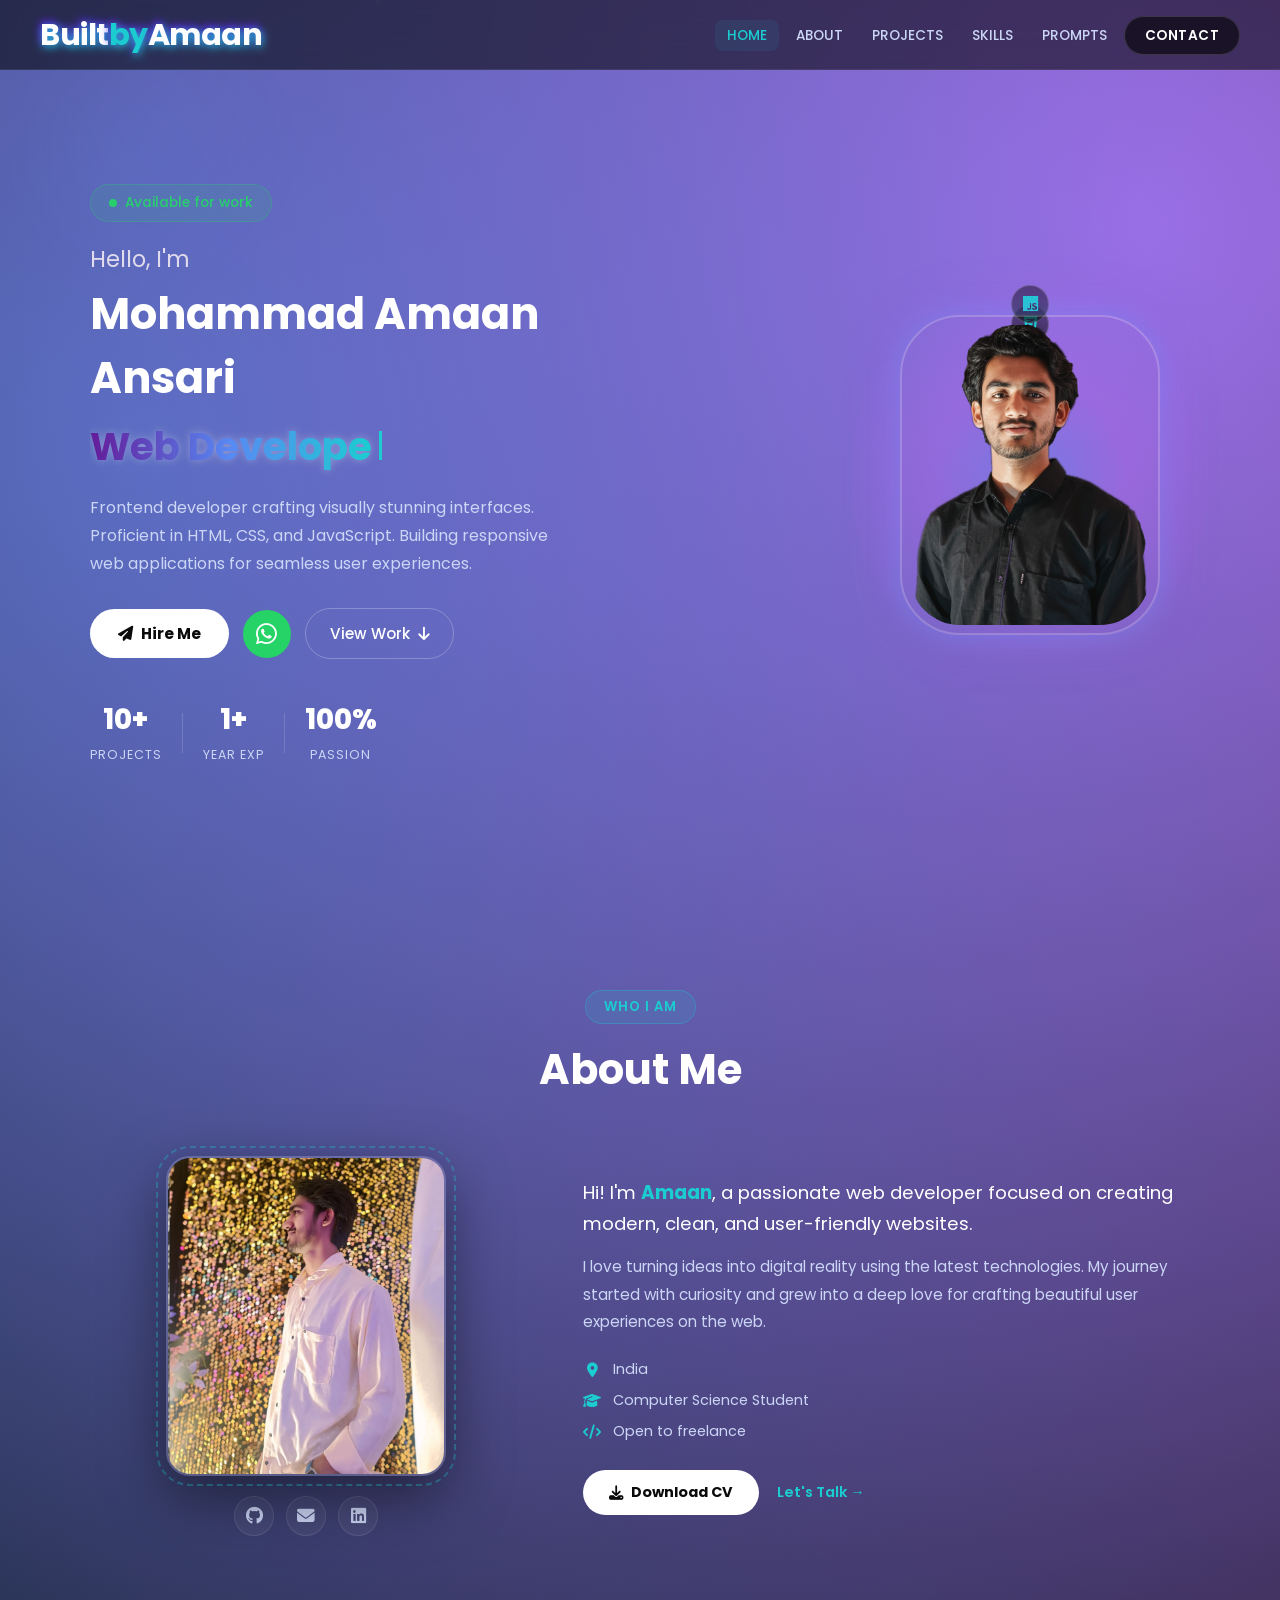
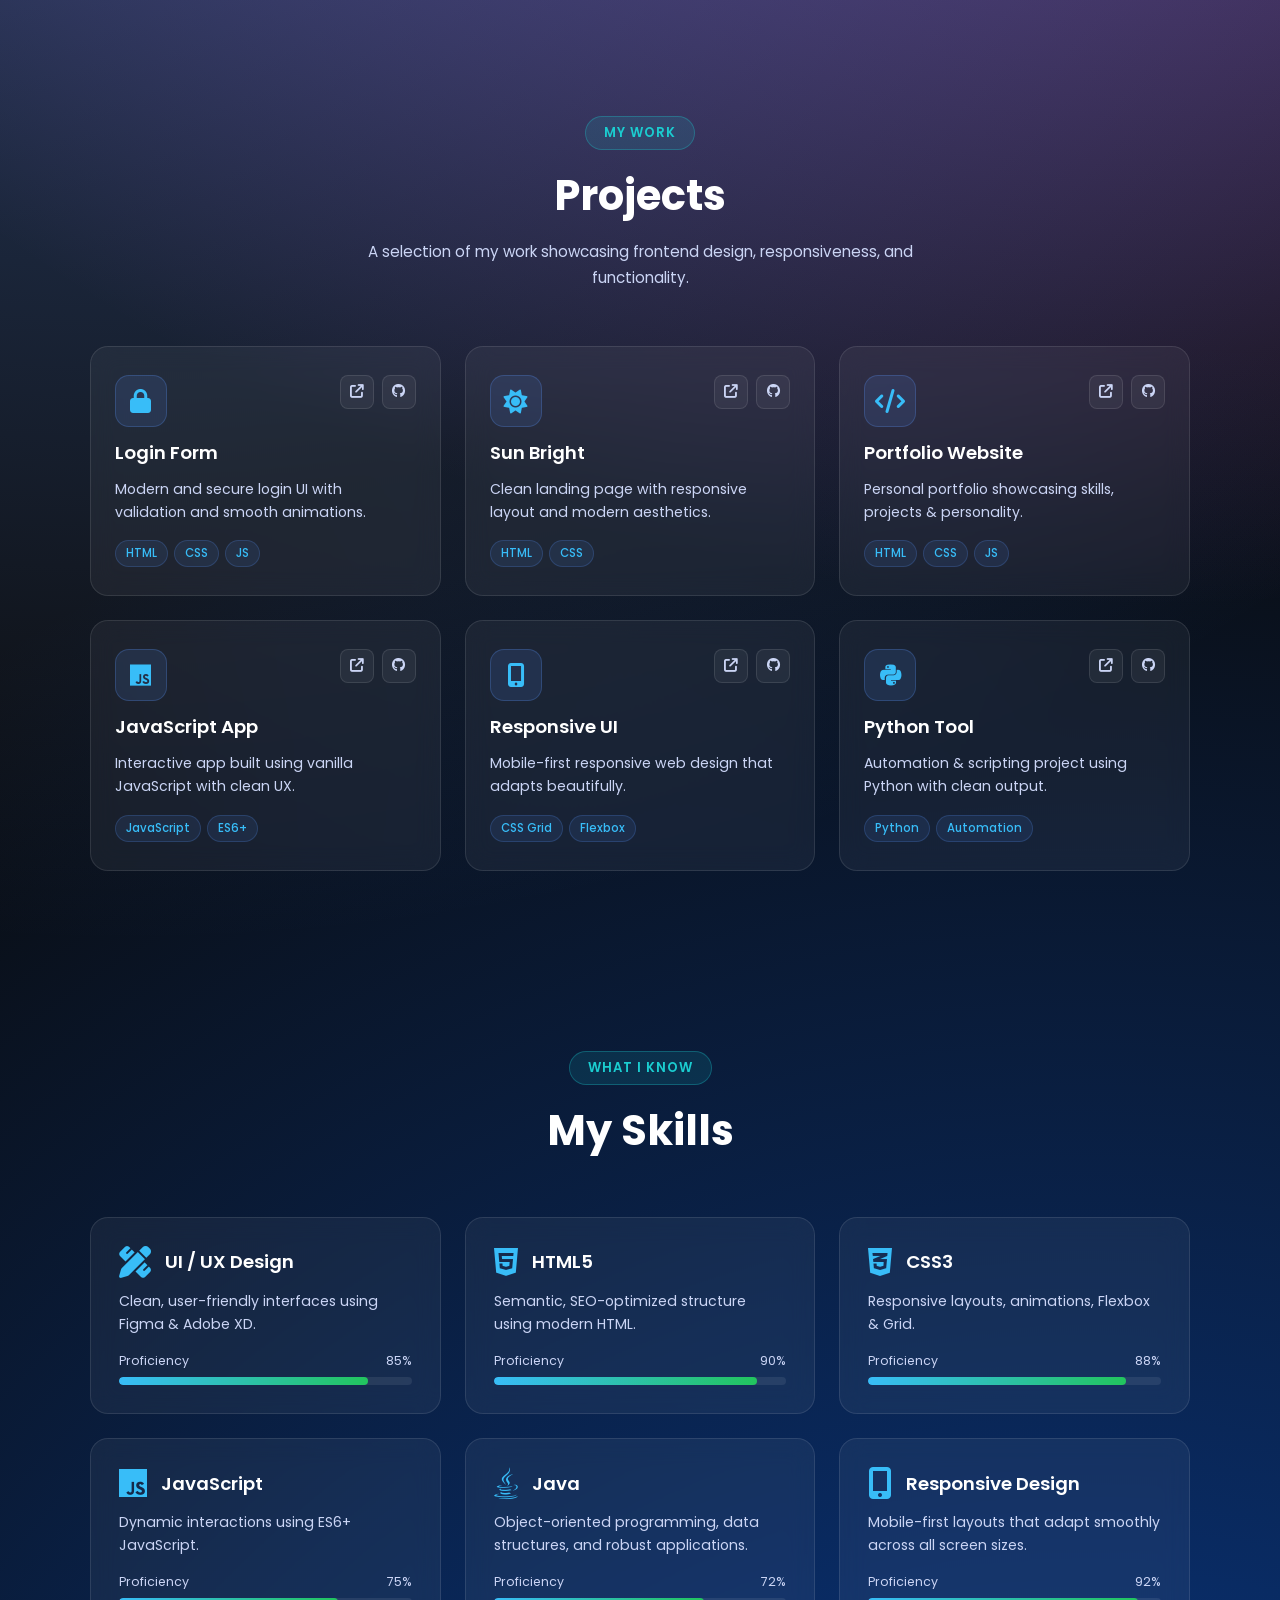
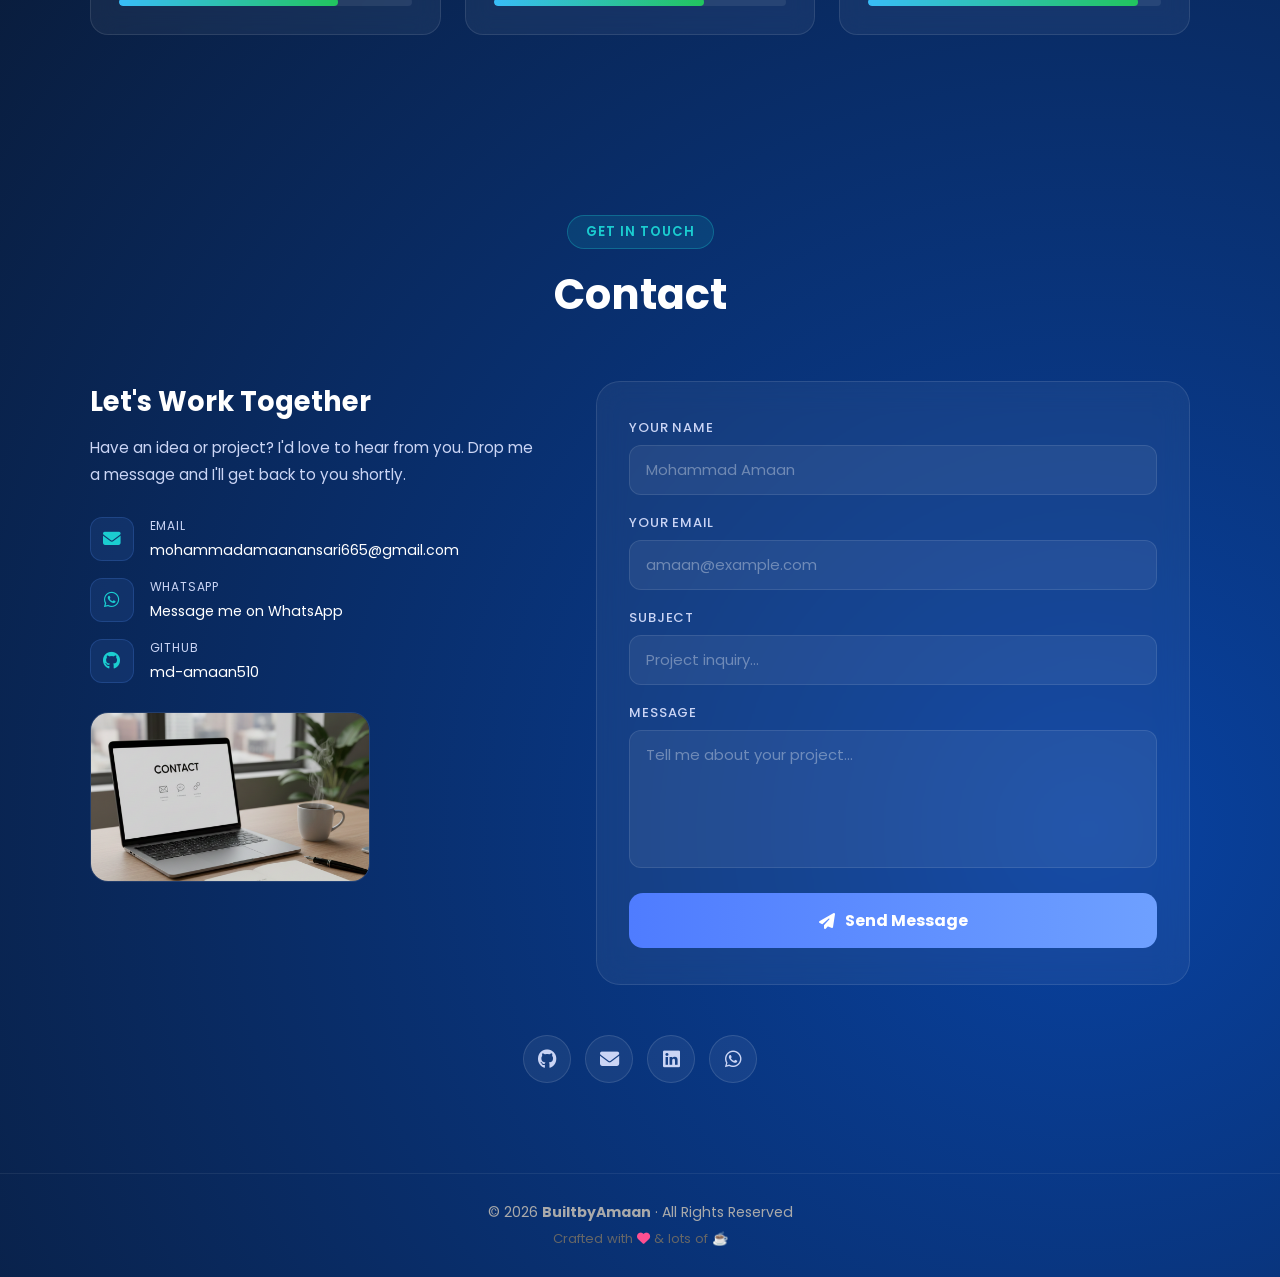
<file: index.html>
<!DOCTYPE html>
<html lang="en">

<head>
  <meta charset="UTF-8" />
  <meta name="viewport" content="width=device-width, initial-scale=1.0" />
  <title>Portfolio - Mohammad Amaan Ansari</title>
  <link rel="stylesheet" href="style.css" />
  <link rel="stylesheet" href="https://cdnjs.cloudflare.com/ajax/libs/font-awesome/6.5.2/css/all.min.css" integrity="sha512-SnH5WK+bZxgPHs44uWIX+LLJAJ9/2PkPKZ5QiAj6Ta86w+fsb2TkcmfRyVX3pBnMFcV7oQPJkl9QevSCWr3W6A==" crossorigin="anonymous" referrerpolicy="no-referrer" />
  <link href="https://fonts.googleapis.com/css2?family=Poppins:wght@300;400;500;600;700;800&family=Space+Mono:wght@400;700&display=swap" rel="stylesheet">
</head>

<body>

  <!-- Animated Background Particles -->
  <div class="particles" id="particles"></div>

  <!-- Cursor Glow -->
  <div class="cursor-glow" id="cursorGlow"></div>

  <!-- Scroll Progress Bar -->
  <div class="scroll-progress" id="scrollProgress"></div>

  <!-- Header -->
  <header class="header" id="header">
    <a href="#home" class="logo">Built<span>by</span>Amaan</a>

    <!-- Menu Toggle -->
    <input type="checkbox" id="check" hidden>
    <label class="menu-icons" for="check">
      <i id="menu_icon" class="fa-solid fa-bars"></i>
      <i id="close_icon" class="fa-solid fa-xmark"></i>
    </label>

    <!-- Navigation -->
    <nav class="nav">
      <ul class="option">
        <li><a href="#home" class="nav-link">Home</a></li>
        <li><a href="#about" class="nav-link">About</a></li>
        <li><a href="#projects" class="nav-link">Projects</a></li>
        <li><a href="#skills" class="nav-link">Skills</a></li>
        <li><a href="prompts.html" class="nav-link">Prompts</a></li>
        <li><a href="#contact" class="side_btn">Contact</a></li>
      </ul>

      <!-- Sidebar for Mobile -->
      <ul class="sidebar">
        <li><a href="#home">Home</a></li>
        <li><a href="#about">About</a></li>
        <li><a href="#projects">Projects</a></li>
        <li><a href="#skills">Skills</a></li>
        <li><a href="prompts.html">Prompts</a></li>
        <li class="back">
          <a href="#contact" class="side_btn">Contact</a>
        </li>
      </ul>
    </nav>
  </header>

  <main>

    <!-- HERO SECTION -->
    <section id="home" class="hero">
      <div class="hero-content">
        <div class="hero-badge">
          <span class="badge-dot"></span>
          Available for work
        </div>
        <p class="hero-greeting">Hello, I'm</p>
        <h2 class="hero-name">Mohammad Amaan Ansari</h2>
        <div class="hero-title-wrapper">
          <span class="hero-title" id="typingText"></span>
          <span class="typing-cursor">|</span>
        </div>
        <p class="hero-desc">
          Frontend developer crafting visually stunning interfaces. Proficient in HTML, CSS, and JavaScript.
          Building responsive web applications for seamless user experiences.
        </p>
        <div class="btns">
          <button class="btn1" onclick="document.getElementById('contact').scrollIntoView({behavior:'smooth'})">
            <i class="fa-solid fa-paper-plane"></i> Hire Me
          </button>
          <a href="https://whatsapp.com/channel/0029Vb5q8jdBKfiASFqQ4r3c" target="_blank" class="btn2" aria-label="Chat on WhatsApp">
            <i class="fa-brands fa-whatsapp"></i>
          </a>
          <a href="#projects" class="btn3">
            View Work <i class="fa-solid fa-arrow-down"></i>
          </a>
        </div>
        <div class="hero-stats">
          <div class="stat">
            <span class="stat-num">10+</span>
            <span class="stat-label">Projects</span>
          </div>
          <div class="stat-divider"></div>
          <div class="stat">
            <span class="stat-num">1+</span>
            <span class="stat-label">Year Exp</span>
          </div>
          <div class="stat-divider"></div>
          <div class="stat">
            <span class="stat-num">100%</span>
            <span class="stat-label">Passion</span>
          </div>
        </div>
      </div>
      <div class="hero-image-wrapper">
        <div class="hero-img-glow"></div>
        <img src="Images/me.png" alt="Mohammad Amaan Ansari" class="hero-img">
        <div class="hero-img-orbit orbit1">
          <div class="orbit-dot"><i class="fa-brands fa-html5"></i></div>
        </div>
        <div class="hero-img-orbit orbit2">
          <div class="orbit-dot"><i class="fa-brands fa-css3-alt"></i></div>
        </div>
        <div class="hero-img-orbit orbit3">
          <div class="orbit-dot"><i class="fa-brands fa-js"></i></div>
        </div>
      </div>
    </section>

    <!-- ABOUT SECTION -->
    <section id="about" class="about">
      <div class="section-header">
        <span class="section-tag">Who I Am</span>
        <h2 class="section-title">About Me</h2>
      </div>

      <div class="about-grid">
        <div class="about-image-side">
          <div class="about-img-frame">
            <img src="Images/me2.jpg" alt="Amaan" />
            <div class="about-img-decor"></div>
          </div>
          <div class="about-social-float">
            <a href="https://github.com/md-amaan510" target="_blank"><i class="fa-brands fa-github"></i></a>
            <a href="mailto:mohammadamaanansari665@gmail.com"><i class="fa-solid fa-envelope"></i></a>
            <a href="https://www.linkedin.com" target="_blank"><i class="fa-brands fa-linkedin"></i></a>
          </div>
        </div>

        <div class="about-text-side">
          <p class="about-intro">Hi! I'm <strong>Amaan</strong>, a passionate web developer focused on creating modern, clean, and user-friendly websites.</p>
          <p class="about-body">I love turning ideas into digital reality using the latest technologies. My journey started with curiosity and grew into a deep love for crafting beautiful user experiences on the web.</p>

          <div class="about-details">
            <div class="detail-item">
              <i class="fa-solid fa-map-marker-alt"></i>
              <span>India</span>
            </div>
            <div class="detail-item">
              <i class="fa-solid fa-graduation-cap"></i>
              <span>Computer Science Student</span>
            </div>
            <div class="detail-item">
              <i class="fa-solid fa-code"></i>
              <span>Open to freelance</span>
            </div>
          </div>

          <div class="about-actions">
            <a href="#" class="btn-download">
              <i class="fa-solid fa-download"></i> Download CV
            </a>
            <a href="#contact" class="btn-contact-link">Let's Talk →</a>
          </div>
        </div>
      </div>
    </section>

    <!-- PROJECTS SECTION -->
    <section class="projects" id="projects">
      <div class="section-header">
        <span class="section-tag">My Work</span>
        <h2 class="section-title">Projects</h2>
        <p class="section-desc">A selection of my work showcasing frontend design, responsiveness, and functionality.</p>
      </div>

      <div class="projects-container">

        <div class="project-card" data-tilt>
          <div class="project-card-top">
            <div class="project-icon-wrap">
              <i class="fa-solid fa-lock"></i>
            </div>
            <div class="project-links">
              <a href="https://md-amaan510.github.io/Login_form-/" target="_blank" title="Live Demo"><i class="fa-solid fa-arrow-up-right-from-square"></i></a>
              <a href="#" title="Source Code"><i class="fa-brands fa-github"></i></a>
            </div>
          </div>
          <h3>Login Form</h3>
          <p>Modern and secure login UI with validation and smooth animations.</p>
          <div class="project-tags">
            <span>HTML</span><span>CSS</span><span>JS</span>
          </div>
        </div>

        <div class="project-card" data-tilt>
          <div class="project-card-top">
            <div class="project-icon-wrap">
              <i class="fa-solid fa-sun"></i>
            </div>
            <div class="project-links">
              <a href="https://md-amaan510.github.io/Sun-Bright/" target="_blank" title="Live Demo"><i class="fa-solid fa-arrow-up-right-from-square"></i></a>
              <a href="#" title="Source Code"><i class="fa-brands fa-github"></i></a>
            </div>
          </div>
          <h3>Sun Bright</h3>
          <p>Clean landing page with responsive layout and modern aesthetics.</p>
          <div class="project-tags">
            <span>HTML</span><span>CSS</span>
          </div>
        </div>

        <div class="project-card" data-tilt>
          <div class="project-card-top">
            <div class="project-icon-wrap">
              <i class="fa-solid fa-code"></i>
            </div>
            <div class="project-links">
              <a href="#" title="Live Demo"><i class="fa-solid fa-arrow-up-right-from-square"></i></a>
              <a href="#" title="Source Code"><i class="fa-brands fa-github"></i></a>
            </div>
          </div>
          <h3>Portfolio Website</h3>
          <p>Personal portfolio showcasing skills, projects & personality.</p>
          <div class="project-tags">
            <span>HTML</span><span>CSS</span><span>JS</span>
          </div>
        </div>

        <div class="project-card" data-tilt>
          <div class="project-card-top">
            <div class="project-icon-wrap">
              <i class="fa-brands fa-js"></i>
            </div>
            <div class="project-links">
              <a href="#" title="Live Demo"><i class="fa-solid fa-arrow-up-right-from-square"></i></a>
              <a href="#" title="Source Code"><i class="fa-brands fa-github"></i></a>
            </div>
          </div>
          <h3>JavaScript App</h3>
          <p>Interactive app built using vanilla JavaScript with clean UX.</p>
          <div class="project-tags">
            <span>JavaScript</span><span>ES6+</span>
          </div>
        </div>

        <div class="project-card" data-tilt>
          <div class="project-card-top">
            <div class="project-icon-wrap">
              <i class="fa-solid fa-mobile-screen-button"></i>
            </div>
            <div class="project-links">
              <a href="#" title="Live Demo"><i class="fa-solid fa-arrow-up-right-from-square"></i></a>
              <a href="#" title="Source Code"><i class="fa-brands fa-github"></i></a>
            </div>
          </div>
          <h3>Responsive UI</h3>
          <p>Mobile-first responsive web design that adapts beautifully.</p>
          <div class="project-tags">
            <span>CSS Grid</span><span>Flexbox</span>
          </div>
        </div>

        <div class="project-card" data-tilt>
          <div class="project-card-top">
            <div class="project-icon-wrap">
              <i class="fa-brands fa-python"></i>
            </div>
            <div class="project-links">
              <a href="#" title="Live Demo"><i class="fa-solid fa-arrow-up-right-from-square"></i></a>
              <a href="#" title="Source Code"><i class="fa-brands fa-github"></i></a>
            </div>
          </div>
          <h3>Python Tool</h3>
          <p>Automation & scripting project using Python with clean output.</p>
          <div class="project-tags">
            <span>Python</span><span>Automation</span>
          </div>
        </div>

      </div>
    </section>

    <!-- SKILLS SECTION -->
    <section id="skills" class="skills">
      <div class="section-header">
        <span class="section-tag">What I Know</span>
        <h2 class="section-title">My Skills</h2>
      </div>

      <div class="skills-container">

        <div class="skill-card reveal-card">
          <div class="skill-card-header">
            <i class="fa-solid fa-pen-ruler"></i>
            <h3>UI / UX Design</h3>
          </div>
          <p>Clean, user-friendly interfaces using Figma & Adobe XD.</p>
          <div class="progress-wrap">
            <div class="progress-label"><span>Proficiency</span><span>85%</span></div>
            <div class="progress">
              <div class="progress-bar" style="--target: 85%;"></div>
            </div>
          </div>
        </div>

        <div class="skill-card reveal-card">
          <div class="skill-card-header">
            <i class="fa-brands fa-html5"></i>
            <h3>HTML5</h3>
          </div>
          <p>Semantic, SEO-optimized structure using modern HTML.</p>
          <div class="progress-wrap">
            <div class="progress-label"><span>Proficiency</span><span>90%</span></div>
            <div class="progress">
              <div class="progress-bar" style="--target: 90%;"></div>
            </div>
          </div>
        </div>

        <div class="skill-card reveal-card">
          <div class="skill-card-header">
            <i class="fa-brands fa-css3-alt"></i>
            <h3>CSS3</h3>
          </div>
          <p>Responsive layouts, animations, Flexbox & Grid.</p>
          <div class="progress-wrap">
            <div class="progress-label"><span>Proficiency</span><span>88%</span></div>
            <div class="progress">
              <div class="progress-bar" style="--target: 88%;"></div>
            </div>
          </div>
        </div>

        <div class="skill-card reveal-card">
          <div class="skill-card-header">
            <i class="fa-brands fa-js"></i>
            <h3>JavaScript</h3>
          </div>
          <p>Dynamic interactions using ES6+ JavaScript.</p>
          <div class="progress-wrap">
            <div class="progress-label"><span>Proficiency</span><span>75%</span></div>
            <div class="progress">
              <div class="progress-bar" style="--target: 75%;"></div>
            </div>
          </div>
        </div>

        <div class="skill-card reveal-card">
          <div class="skill-card-header">
            <i class="fa-brands fa-java"></i>
            <h3>Java</h3>
          </div>
          <p>Object-oriented programming, data structures, and robust applications.</p>
          <div class="progress-wrap">
            <div class="progress-label"><span>Proficiency</span><span>72%</span></div>
            <div class="progress">
              <div class="progress-bar" style="--target: 72%;"></div>
            </div>
          </div>
        </div>

        <div class="skill-card reveal-card">
          <div class="skill-card-header">
            <i class="fa-solid fa-mobile-screen-button"></i>
            <h3>Responsive Design</h3>
          </div>
          <p>Mobile-first layouts that adapt smoothly across all screen sizes.</p>
          <div class="progress-wrap">
            <div class="progress-label"><span>Proficiency</span><span>92%</span></div>
            <div class="progress">
              <div class="progress-bar" style="--target: 92%;"></div>
            </div>
          </div>
        </div>

      </div>
    </section>

    <!-- CONTACT SECTION -->
    <section id="contact" class="contact">
      <div class="section-header">
        <span class="section-tag">Get In Touch</span>
        <h2 class="section-title">Contact</h2>
      </div>

      <div class="contact-wrapper">
        <div class="contact-info">
          <h3>Let's Work Together</h3>
          <p>Have an idea or project? I'd love to hear from you. Drop me a message and I'll get back to you shortly.</p>

          <div class="contact-info-items">
            <div class="contact-info-item">
              <div class="cii-icon"><i class="fa-solid fa-envelope"></i></div>
              <div>
                <span>Email</span>
                <a href="mailto:mohammadamaanansari665@gmail.com">mohammadamaanansari665@gmail.com</a>
              </div>
            </div>
            <div class="contact-info-item">
              <div class="cii-icon"><i class="fa-brands fa-whatsapp"></i></div>
              <div>
                <span>WhatsApp</span>
                <a href="https://whatsapp.com/channel/0029Vb5q8jdBKfiASFqQ4r3c" target="_blank">Message me on WhatsApp</a>
              </div>
            </div>
            <div class="contact-info-item">
              <div class="cii-icon"><i class="fa-brands fa-github"></i></div>
              <div>
                <span>GitHub</span>
                <a href="https://github.com/md-amaan510" target="_blank">md-amaan510</a>
              </div>
            </div>
          </div>

          <img src="Images/1767950173526.jpg" alt="contacts_img" class="contact-img">
        </div>

        <form class="contact-form" id="contactForm">
          <div class="form-group">
            <label>Your Name</label>
            <input type="text" placeholder="Mohammad Amaan" required>
          </div>
          <div class="form-group">
            <label>Your Email</label>
            <input type="email" placeholder="amaan@example.com" required>
          </div>
          <div class="form-group">
            <label>Subject</label>
            <input type="text" placeholder="Project inquiry...">
          </div>
          <div class="form-group">
            <label>Message</label>
            <textarea rows="5" placeholder="Tell me about your project..." required></textarea>
          </div>
          <button type="submit" class="form-submit">
            <i class="fa-solid fa-paper-plane"></i> Send Message
          </button>
        </form>
      </div>

      <div class="social-links">
        <a href="https://github.com/md-amaan510" target="_blank" class="social-link" title="GitHub">
          <i class="fa-brands fa-github"></i>
        </a>
        <a href="mailto:mohammadamaanansari665@gmail.com" class="social-link" title="Email">
          <i class="fa-solid fa-envelope"></i>
        </a>
        <a href="https://www.linkedin.com" target="_blank" class="social-link" title="LinkedIn">
          <i class="fa-brands fa-linkedin"></i>
        </a>
        <a href="https://whatsapp.com/channel/0029Vb5q8jdBKfiASFqQ4r3c" target="_blank" class="social-link" title="WhatsApp">
          <i class="fa-brands fa-whatsapp"></i>
        </a>
      </div>
    </section>

  </main>

  <!-- Footer -->
  <footer class="footer">
    <div class="footer-inner">
      <p>© <span id="year"></span> <strong>BuiltbyAmaan</strong> · All Rights Reserved</p>
      <p class="footer-sub">Crafted with <i class="fa-solid fa-heart" style="color:#ff4f91"></i> & lots of ☕</p>
    </div>
  </footer>

  <script src="theme.js"></script>
  <script src="main.js"></script>
</body>

</html>
</file>
<file: style.css>
@import url("https://fonts.googleapis.com/css2?family=Poppins:wght@300;400;500;600;700;800&family=Space+Mono:wght@400;700&display=swap");

/* CSS VARIABLES */
:root {
  --bg: #0a0a0a;
  --accent-blue: #5d95fc;
  --accent-purple: #c668f3;
  --accent-cyan: #1bcdd0;
  --accent-dark-blue: #0850c7;
  --text: #fff;
  --text-muted: #cbd5f5;
  --card-bg: rgba(255, 255, 255, 0.05);
  --card-border: rgba(255, 255, 255, 0.1);
  --glass: rgba(0, 0, 0, 0.45);
  --header-h: 70px;
  --radius: 18px;
  --radius-lg: 24px;
  --shadow: 0 10px 40px rgba(0, 0, 0, 0.4);
  --transition: 0.35s cubic-bezier(0.4, 0, 0.2, 1);
}

/*-RESET-*/
*,
*::before,
*::after {
  margin: 0;
  padding: 0;
  box-sizing: border-box;
}

html,
body {
  scroll-behavior: smooth;
  overflow-x: hidden;
  max-width: 100%;
}

/* button/input/textarea/select */
button, input, textarea, select {
  font-family: "Poppins", sans-serif;
}

body {
  font-family: "Poppins", sans-serif;
  width: 100%;
  background-color: var(--bg);
  background-image:
    radial-gradient(
      circle at 10% 10%,
      rgba(93, 149, 252, 0.6),
      transparent 50%
    ),
    radial-gradient(
      circle at 90% 5%,
      rgba(198, 104, 243, 0.9),
      transparent 45%
    ),
    radial-gradient(circle at 85% 90%, rgba(8, 80, 199, 0.8), transparent 50%);
  background-attachment: scroll;
  background-repeat: no-repeat;
  background-size: cover;
  color: var(--text);
}

/*-SCROLL PROGRESS-*/
.scroll-progress {
  position: fixed;
  top: 0;
  left: 0;
  height: 3px;
  background: linear-gradient(90deg, var(--accent-cyan), var(--accent-purple));
  width: 0%;
  z-index: 9999;
  transition: width 0.1s linear;
}

/*-CURSOR GLOW-*/
.cursor-glow {
  position: fixed;
  pointer-events: none;
  z-index: 9998;
  width: 300px;
  height: 300px;
  border-radius: 50%;
  background: radial-gradient(
    circle,
    rgba(93, 149, 252, 0.08) 0%,
    transparent 70%
  );
  will-change: transform;
  transition: none;
}

/* PARTICLES */
.particles {
  position: fixed;
  inset: 0;
  pointer-events: none;
  z-index: 0;
  overflow: hidden;
}
.particle {
  position: absolute;
  border-radius: 50%;
  background: rgba(255, 255, 255, 0.15);
  animation: floatUp linear infinite;
}
@keyframes floatUp {
  0% {
    transform: translateY(100vh) scale(0);
    opacity: 0;
  }
  10% {
    opacity: 1;
  }
  90% {
    opacity: 1;
  }
  100% {
    transform: translateY(-100px) scale(1);
    opacity: 0;
  }
}

/*-HEADER-*/
.header {
  height: var(--header-h);
  width: 100%;
  padding: 0 40px;
  display: flex;
  justify-content: space-between;
  align-items: center;
  background: rgba(0, 0, 0, 0.55);
  backdrop-filter: blur(16px);
  -webkit-backdrop-filter: blur(16px);
  position: fixed;
  top: 0;
  left: 0;
  z-index: 1000;
  border-bottom: 1px solid rgba(255, 255, 255, 0.07);
  transition: box-shadow var(--transition);
}
.header.scrolled {
  box-shadow: 0 4px 30px rgba(0, 0, 0, 0.5);
}

.logo {
  font-size: 1.9em;
  font-weight: 700;
  text-decoration: none;
  color: var(--text);
  text-shadow:
    1px 2px 8px var(--accent-cyan),
    -1px -2px 8px #6f07ff;
  letter-spacing: -0.5px;
}
.logo span {
  color: var(--accent-cyan);
}

/* NAV */
.option {
  display: flex;
  align-items: center;
  list-style: none;
  gap: 5px;
}
.option a {
  color: var(--text-muted);
  text-decoration: none;
  text-transform: uppercase;
  font-size: 0.85em;
  font-weight: 500;
  padding: 6px 12px;
  border-radius: 8px;
  transition: var(--transition);
}
.option a:hover,
.option a.active {
  color: var(--accent-cyan);
  background: rgba(27, 205, 208, 0.08);
}
.option .side_btn {
  padding: 9px 20px;
  border-radius: 25px;
  background: rgba(0, 0, 0, 0.6);
  color: var(--text);
  border: 1px solid rgba(255, 255, 255, 0.15);
  font-size: 0.85em;
  font-weight: 600;
  text-transform: uppercase;
  letter-spacing: 0.5px;
}
.option .side_btn:hover {
  color: #000;
  background: linear-gradient(45deg, #ff3e3e, #e9cb6b, #5099d4, #c731db);
  box-shadow:
    2px 2px 18px #ff3e3e,
    -3px -3px 18px #ffffff60;
  border-color: transparent;
}

/*-MENU ICONS-*/
.menu-icons {
  display: none;
  cursor: pointer;
  color: var(--text);
  font-size: 1.4em;
  z-index: 1002;
  width: 46px;
  height: 46px;
  border-radius: 14px;
  background: rgba(255, 255, 255, 0.08);
  border: 1px solid rgba(255, 255, 255, 0.14);
  align-items: center;
  justify-content: center;
  transition: background var(--transition), transform var(--transition);
  flex-shrink: 0;
}
.menu-icons:hover {
  background: rgba(255, 255, 255, 0.16);
}
.menu-icons i {
  pointer-events: none;
}

/*-SIDEBAR (MOBILE)-*/
.sidebar {
  position: fixed;
  top: var(--header-h);
  width: 100%;
  left: 0;
  height: 0;
  background: linear-gradient(
    160deg,
    rgb(30, 60, 150),
    rgb(70, 30, 120),
    rgb(20, 100, 200)
  );
  z-index: 999;
  display: flex;
  flex-direction: column;
  align-items: center;
  justify-content: center;
  list-style: none;
  transition: height 0.4s ease-in-out;
  overflow: hidden;
}
/* Sidebar open state — toggled via JS by adding .open to .sidebar */
.sidebar.open {
  height: 24rem;
}

/* Hide close icon by default; show when sidebar is open */
#close_icon {
  display: none;
}
.menu-icons.open #menu_icon {
  display: none;
}
.menu-icons.open #close_icon {
  display: inline-block;
}

.sidebar li {
  width: 100%;
  display: flex;
  justify-content: center;
  align-items: center;
}
.sidebar a {
  width: 100%;
  text-decoration: none;
  color: #fff;
  font-weight: 600;
  padding: 18px;
  display: flex;
  justify-content: center;
  align-items: center;
  transition: var(--transition);
  font-size: 1.05em;
}
.sidebar a:hover {
  color: var(--accent-cyan);
  background: rgba(255, 255, 255, 0.05);
}
.back {
  margin-top: 10px;
}
.sidebar .side_btn {
  background: rgba(0, 0, 0, 0.6);
  color: var(--text);
  border-radius: 25px;
  height: 48px;
  width: 150px;
  border: 1px solid rgba(255, 255, 255, 0.2);
}
.sidebar .side_btn:hover {
  color: #000;
  background: linear-gradient(45deg, #ff3e3e, #e9cb6b, #5099d4, #c731db);
  box-shadow:
    2px 2px 15px #ff3e3e,
    -3px -3px 15px #fff;
}

/*-SECTION COMMON-*/
section {
  scroll-margin-top: 90px;
  position: relative;
  z-index: 1;
}
.section-header {
  text-align: center;
  margin-bottom: 55px;
}
.section-tag {
  display: inline-block;
  padding: 6px 18px;
  background: rgba(27, 205, 208, 0.12);
  border: 1px solid rgba(27, 205, 208, 0.3);
  border-radius: 50px;
  color: var(--accent-cyan);
  font-size: 0.82em;
  font-weight: 600;
  letter-spacing: 1px;
  text-transform: uppercase;
  margin-bottom: 14px;
}
.section-title {
  font-size: clamp(1.8rem, 4vw, 2.6rem);
  font-weight: 700;
  color: var(--text);
  margin-bottom: 12px;
}
.section-desc {
  max-width: 600px;
  margin: 0 auto;
  color: var(--text-muted);
  font-size: 0.95rem;
  line-height: 1.7;
}

/* HERO SECTION */
.hero {
  min-height: 100vh;
  display: flex;
  justify-content: space-between;
  align-items: center;
  padding: calc(var(--header-h) + 40px) 7% 60px;
  gap: 40px;
}

.hero-content {
  flex: 1;
  max-width: 600px;
}

.hero-badge {
  display: inline-flex;
  align-items: center;
  gap: 8px;
  padding: 8px 18px;
  border-radius: 50px;
  background: rgba(37, 211, 102, 0.1);
  border: 1px solid rgba(37, 211, 102, 0.3);
  color: #25d366;
  font-size: 0.85em;
  font-weight: 500;
  margin-bottom: 20px;
  animation: fadeInDown 0.6s ease both;
}
.badge-dot {
  width: 8px;
  height: 8px;
  border-radius: 50%;
  background: #25d366;
  animation: pulse 1.5s ease infinite;
}
@keyframes pulse {
  0%,
  100% {
    opacity: 1;
    transform: scale(1);
  }
  50% {
    opacity: 0.5;
    transform: scale(1.3);
  }
}

.hero-greeting {
  font-size: 1.4em;
  color: #e4deed;
  animation: fadeInDown 0.7s 0.1s ease both;
}
.hero-name {
  font-size: clamp(1.8em, 4vw, 2.7em);
  font-weight: 700;
  margin: 6px 0;
  animation: fadeInDown 0.7s 0.2s ease both;
}
.hero-title-wrapper {
  display: flex;
  align-items: center;
  gap: 4px;
  height: 60px;
  overflow: hidden;
  margin-bottom: 18px;
  animation: fadeInDown 0.7s 0.3s ease both;
}
.hero-title {
  font-size: clamp(1.5em, 3.5vw, 2.4em);
  font-weight: 700;
  background: linear-gradient(90deg, #641b99, #588af4, var(--accent-cyan));
  -webkit-background-clip: text;
  -webkit-text-fill-color: transparent;
  background-clip: text;
  filter: drop-shadow(0 0 4px rgba(255, 255, 255, 0.3));
}
.typing-cursor {
  font-size: 2em;
  color: var(--accent-cyan);
  animation: blink 1s step-end infinite;
}
@keyframes blink {
  0%,
  100% {
    opacity: 1;
  }
  50% {
    opacity: 0;
  }
}

.hero-desc {
  font-size: 1em;
  max-width: 460px;
  line-height: 1.75;
  color: var(--text-muted);
  margin-bottom: 30px;
  animation: fadeInDown 0.7s 0.4s ease both;
}

.btns {
  display: flex;
  gap: 14px;
  flex-wrap: wrap;
  align-items: center;
  animation: fadeInDown 0.7s 0.5s ease both;
}
.btn1 {
  padding: 13px 28px;
  background: var(--text);
  border: none;
  border-radius: 30px;
  font-weight: 700;
  font-size: 0.95em;
  cursor: pointer;
  transition: var(--transition);
  display: inline-flex;
  align-items: center;
  gap: 8px;
  color: #0a0a0a;
}
.btn1:hover {
  background: rgba(0, 0, 0, 0.5);
  color: var(--text);
  box-shadow:
    2px 2px 18px #04fbff,
    -2px -2px 18px #ff00ef;
}
.btn2 {
  height: 48px;
  width: 48px;
  background: #25d366;
  border-radius: 50%;
  display: flex;
  justify-content: center;
  align-items: center;
  font-size: 1.5em;
  color: var(--text);
  text-decoration: none;
  transition: var(--transition);
}
.btn2:hover {
  box-shadow: 0 0 20px #25d366;
  transform: scale(1.1);
}
.btn3 {
  padding: 13px 24px;
  background: transparent;
  border: 1px solid rgba(255, 255, 255, 0.25);
  border-radius: 30px;
  color: var(--text);
  text-decoration: none;
  font-weight: 500;
  font-size: 0.95em;
  transition: var(--transition);
  display: inline-flex;
  align-items: center;
  gap: 8px;
}
.btn3:hover {
  border-color: var(--accent-cyan);
  color: var(--accent-cyan);
  background: rgba(27, 205, 208, 0.05);
}

.hero-stats {
  display: flex;
  align-items: center;
  gap: 20px;
  margin-top: 40px;
  animation: fadeInDown 0.7s 0.6s ease both;
}
.stat {
  text-align: center;
}
.stat-num {
  display: block;
  font-size: 1.7em;
  font-weight: 800;
  color: var(--text);
}
.stat-label {
  font-size: 0.78em;
  color: var(--text-muted);
  text-transform: uppercase;
  letter-spacing: 1px;
}
.stat-divider {
  width: 1px;
  height: 40px;
  background: rgba(255, 255, 255, 0.15);
}

/* Hero Image */
.hero-image-wrapper {
  position: relative;
  display: flex;
  justify-content: center;
  align-items: center;
  width: 320px;
  height: 380px;
  flex-shrink: 0;
  animation: fadeInRight 0.9s 0.3s ease both;
}
.hero-img-glow {
  position: absolute;
  inset: -20px;
  border-radius: 50%;
  background: radial-gradient(
    circle,
    rgba(93, 149, 252, 0.35),
    rgba(198, 104, 243, 0.25),
    transparent 70%
  );
  animation: glowPulse 3s ease-in-out infinite;
}
@keyframes glowPulse {
  0%,
  100% {
    opacity: 0.6;
    transform: scale(1);
  }
  50% {
    opacity: 1;
    transform: scale(1.05);
  }
}
.hero-img {
  width: 260px;
  height: 320px;
  object-fit: cover;
  object-position: top center;
  border-radius: 60px;
  border: 2px solid rgba(255, 255, 255, 0.2);
  padding: 8px;
  position: relative;
  z-index: 2;
  box-shadow:
    0 0 30px rgba(93, 149, 252, 0.4),
    0 0 60px rgba(198, 104, 243, 0.2);
  display: block;
}

/* Orbiting icons */
.hero-img-orbit {
  position: absolute;
  border-radius: 50%;
  animation: orbit linear infinite;
}
.orbit1 {
  width: 300px;
  height: 300px;
  animation-duration: 8s;
}
.orbit2 {
  width: 340px;
  height: 340px;
  animation-duration: 12s;
  animation-direction: reverse;
}
.orbit3 {
  width: 380px;
  height: 380px;
  animation-duration: 16s;
}
@keyframes orbit {
  from {
    transform: rotate(0deg);
  }
  to {
    transform: rotate(360deg);
  }
}
.orbit-dot {
  position: absolute;
  top: 0;
  left: 50%;
  transform: translateX(-50%);
  width: 38px;
  height: 38px;
  border-radius: 50%;
  background: var(--glass);
  backdrop-filter: blur(8px);
  border: 1px solid rgba(255, 255, 255, 0.2);
  display: flex;
  justify-content: center;
  align-items: center;
  font-size: 1.1em;
  color: var(--accent-cyan);
  animation: counterOrbit linear infinite;
}
.orbit1 .orbit-dot {
  animation-duration: 8s;
}
.orbit2 .orbit-dot {
  animation-duration: 12s;
  animation-direction: reverse;
}
.orbit3 .orbit-dot {
  animation-duration: 16s;
}
@keyframes counterOrbit {
  from {
    transform: translateX(-50%) rotate(0deg);
  }
  to {
    transform: translateX(-50%) rotate(-360deg);
  }
}

/* ABOUT SECTION */
.about {
  padding: 90px 7%;
}

.about-grid {
  display: grid;
  grid-template-columns: 1fr 1.4fr;
  gap: 60px;
  align-items: center;
}
.about-image-side {
  position: relative;
  display: flex;
  flex-direction: column;
  align-items: center;
  gap: 20px;
}
.about-img-frame {
  position: relative;
  width: 280px;
  height: 320px;
}
.about-img-frame img {
  width: 100%;
  height: 100%;
  object-fit: cover;
  border-radius: var(--radius-lg);
  border: 2px solid rgba(255, 255, 255, 0.15);
  box-shadow: 0 20px 60px rgba(0, 0, 0, 0.5);
}
.about-img-decor {
  position: absolute;
  inset: -10px;
  border-radius: calc(var(--radius-lg) + 10px);
  border: 2px dashed rgba(27, 205, 208, 0.3);
  animation: spinSlow 20s linear infinite;
}
@keyframes spinSlow {
  to {
    transform: rotate(360deg);
  }
}

.about-social-float {
  display: flex;
  gap: 12px;
}
.about-social-float a {
  width: 40px;
  height: 40px;
  border-radius: 50%;
  background: var(--card-bg);
  border: 1px solid var(--card-border);
  display: flex;
  justify-content: center;
  align-items: center;
  color: var(--text-muted);
  text-decoration: none;
  font-size: 1.1em;
  transition: var(--transition);
}
.about-social-float a:hover {
  color: var(--accent-cyan);
  border-color: var(--accent-cyan);
  box-shadow: 0 0 14px rgba(27, 205, 208, 0.4);
}

.about-intro {
  font-size: 1.15em;
  line-height: 1.7;
  margin-bottom: 14px;
}
.about-intro strong {
  color: var(--accent-cyan);
}
.about-body {
  color: var(--text-muted);
  line-height: 1.8;
  margin-bottom: 24px;
  font-size: 0.95em;
}

.about-details {
  display: flex;
  flex-direction: column;
  gap: 10px;
  margin-bottom: 28px;
}
.detail-item {
  display: flex;
  align-items: center;
  gap: 12px;
  color: var(--text-muted);
  font-size: 0.9em;
}
.detail-item i {
  color: var(--accent-cyan);
  width: 18px;
  text-align: center;
}

.about-actions {
  display: flex;
  align-items: center;
  gap: 18px;
  flex-wrap: wrap;
}
.btn-download {
  padding: 12px 26px;
  background: var(--text);
  color: #0a0a0a;
  border-radius: 30px;
  font-weight: 700;
  font-size: 0.9em;
  text-decoration: none;
  display: inline-flex;
  align-items: center;
  gap: 8px;
  transition: var(--transition);
}
.btn-download:hover {
  background: transparent;
  color: var(--text);
  box-shadow:
    2px 2px 18px #04fbff,
    -2px -2px 18px #ff00ef;
}
.btn-contact-link {
  color: var(--accent-cyan);
  text-decoration: none;
  font-weight: 600;
  font-size: 0.9em;
  transition: var(--transition);
}
.btn-contact-link:hover {
  letter-spacing: 1px;
}

/*  
   PROJECTS SECTION
   -*/
.projects {
  padding: 90px 7%;
}

.projects-container {
  display: grid;
  grid-template-columns: repeat(auto-fit, minmax(280px, 1fr));
  gap: 24px;
}

.project-card {
  background: var(--card-bg);
  backdrop-filter: blur(12px);
  -webkit-backdrop-filter: blur(12px);
  border: 1px solid var(--card-border);
  border-radius: var(--radius);
  padding: 28px 24px;
  transition: var(--transition);
  display: flex;
  flex-direction: column;
  gap: 12px;
  cursor: default;
}
.project-card:hover {
  transform: translateY(-8px);
  border-color: rgba(93, 149, 252, 0.4);
  box-shadow:
    0 20px 50px rgba(0, 0, 0, 0.5),
    0 0 20px rgba(93, 149, 252, 0.15);
}

.project-card-top {
  display: flex;
  justify-content: space-between;
  align-items: flex-start;
}
.project-icon-wrap {
  width: 52px;
  height: 52px;
  border-radius: 14px;
  background: rgba(93, 149, 252, 0.12);
  border: 1px solid rgba(93, 149, 252, 0.25);
  display: flex;
  justify-content: center;
  align-items: center;
  font-size: 1.5em;
  color: #38bdf8;
  transition: var(--transition);
}
.project-card:hover .project-icon-wrap {
  background: rgba(93, 149, 252, 0.22);
}
.project-links {
  display: flex;
  gap: 8px;
}
.project-links a {
  width: 34px;
  height: 34px;
  border-radius: 8px;
  background: rgba(255, 255, 255, 0.05);
  border: 1px solid rgba(255, 255, 255, 0.1);
  display: flex;
  justify-content: center;
  align-items: center;
  color: var(--text-muted);
  text-decoration: none;
  font-size: 0.85em;
  transition: var(--transition);
}
.project-links a:hover {
  color: var(--accent-cyan);
  border-color: var(--accent-cyan);
}

.project-card h3 {
  font-size: 1.15rem;
  font-weight: 600;
}
.project-card p {
  font-size: 0.88rem;
  color: var(--text-muted);
  line-height: 1.65;
  flex: 1;
}

.project-tags {
  display: flex;
  flex-wrap: wrap;
  gap: 6px;
  margin-top: 4px;
}
.project-tags span {
  padding: 4px 10px;
  border-radius: 20px;
  font-size: 0.72em;
  font-weight: 500;
  background: rgba(93, 149, 252, 0.1);
  color: #38bdf8;
  border: 1px solid rgba(93, 149, 252, 0.2);
}

/*  
   SKILLS SECTION
   -*/
.skills {
  padding: 90px 7%;
}

.skills-container {
  display: grid;
  grid-template-columns: repeat(auto-fit, minmax(300px, 1fr));
  gap: 24px;
}

.skill-card {
  background: var(--card-bg);
  backdrop-filter: blur(12px);
  -webkit-backdrop-filter: blur(12px);
  border: 1px solid var(--card-border);
  border-radius: var(--radius);
  padding: 28px;
  transition: var(--transition);
}
.skill-card:hover {
  transform: translateY(-6px);
  border-color: rgba(56, 189, 248, 0.3);
  box-shadow: 0 16px 40px rgba(0, 0, 0, 0.4);
}
.skill-card-header {
  display: flex;
  align-items: center;
  gap: 14px;
  margin-bottom: 12px;
}
.skill-card-header i {
  font-size: 2em;
  color: #38bdf8;
}
.skill-card-header h3 {
  font-size: 1.15rem;
  font-weight: 600;
}
.skill-card p {
  font-size: 0.88rem;
  color: var(--text-muted);
  line-height: 1.65;
  margin-bottom: 16px;
}

/* .progress-wrap { } */
.progress-label {
  display: flex;
  justify-content: space-between;
  align-items: center;
  font-size: 0.78em;
  color: var(--text-muted);
  margin-bottom: 7px;
}
.progress {
  width: 100%;
  height: 8px;
  background: rgba(255, 255, 255, 0.08);
  border-radius: 10px;
  overflow: hidden;
}
.progress-bar {
  height: 100%;
  background: linear-gradient(90deg, #38bdf8, #22c55e);
  border-radius: 10px;
  width: 0%;
  transition: width 1.5s cubic-bezier(0.4, 0, 0.2, 1);
}

/*  
   CONTACT SECTION
   -*/
.contact {
  padding: 90px 7%;
}

.contact-wrapper {
  display: grid;
  grid-template-columns: 1fr 1.3fr;
  gap: 50px;
  align-items: start;
}

.contact-info h3 {
  font-size: 1.7em;
  font-weight: 700;
  margin-bottom: 12px;
}
.contact-info > p {
  color: var(--text-muted);
  line-height: 1.75;
  margin-bottom: 28px;
  font-size: 0.95em;
}

.contact-info-items {
  display: flex;
  flex-direction: column;
  gap: 16px;
  margin-bottom: 28px;
}
.contact-info-item {
  display: flex;
  align-items: flex-start;
  gap: 16px;
}
.cii-icon {
  width: 44px;
  height: 44px;
  border-radius: 12px;
  flex-shrink: 0;
  background: rgba(93, 149, 252, 0.1);
  border: 1px solid rgba(93, 149, 252, 0.2);
  display: flex;
  justify-content: center;
  align-items: center;
  color: var(--accent-cyan);
  font-size: 1.1em;
}
.contact-info-item > div span {
  display: block;
  font-size: 0.75em;
  color: var(--text-muted);
  text-transform: uppercase;
  letter-spacing: 0.8px;
  margin-bottom: 2px;
}
.contact-info-item a {
  color: var(--text);
  text-decoration: none;
  font-size: 0.88em;
  transition: var(--transition);
  word-break: break-all;
  overflow-wrap: break-word;
}
.contact-info-item > div {
  min-width: 0;
  overflow: hidden;
}
.contact-info-item a:hover {
  color: var(--accent-cyan);
}

.contact-img {
  width: 100%;
  max-width: 280px;
  height: 170px;
  object-fit: cover;
  border-radius: var(--radius);
  border: 1px solid var(--card-border);
}

.contact-form {
  background: var(--card-bg);
  backdrop-filter: blur(14px);
  border: 1px solid var(--card-border);
  border-radius: var(--radius-lg);
  padding: 36px 32px;
}
.form-group {
  margin-bottom: 18px;
}
.form-group label {
  display: block;
  font-size: 0.82em;
  color: var(--text-muted);
  margin-bottom: 7px;
  text-transform: uppercase;
  letter-spacing: 0.8px;
  font-weight: 500;
}
.form-group input,
.form-group textarea {
  width: 100%;
  background: rgba(255, 255, 255, 0.06);
  border: 1px solid rgba(255, 255, 255, 0.1);
  border-radius: 12px;
  padding: 13px 16px;
  color: var(--text);
  font-size: 0.93rem;
  resize: none;
  outline: none;
  transition: var(--transition);
}
.form-group input:focus,
.form-group textarea:focus {
  border-color: var(--accent-cyan);
  background: rgba(27, 205, 208, 0.04);
  box-shadow: 0 0 0 3px rgba(27, 205, 208, 0.1);
}
.form-group input::placeholder,
.form-group textarea::placeholder {
  color: rgba(255, 255, 255, 0.35);
}

.form-submit {
  width: 100%;
  padding: 15px;
  border: none;
  border-radius: 14px;
  background: linear-gradient(90deg, #4f7cff, #6ea0ff);
  color: var(--text);
  font-size: 1rem;
  font-weight: 700;
  cursor: pointer;
  transition: var(--transition);
  display: flex;
  justify-content: center;
  align-items: center;
  gap: 10px;
}
.form-submit:hover {
  transform: translateY(-2px);
  box-shadow: 0 8px 24px rgba(79, 124, 255, 0.45);
}

.social-links {
  display: flex;
  justify-content: center;
  gap: 14px;
  margin-top: 50px;
}
.social-link {
  width: 48px;
  height: 48px;
  border-radius: 50%;
  background: rgba(255, 255, 255, 0.06);
  border: 1px solid rgba(255, 255, 255, 0.12);
  display: flex;
  justify-content: center;
  align-items: center;
  color: var(--text-muted);
  text-decoration: none;
  font-size: 1.2em;
  transition: var(--transition);
}
.social-link:hover {
  color: var(--text);
  background: rgba(255, 255, 255, 0.1);
  box-shadow:
    2px 2px 15px #04fbff,
    -2px -2px 15px #ff00ef;
  transform: translateY(-3px);
}

/*  
   FOOTER
   -*/
.footer {
  border-top: 1px solid rgba(255, 255, 255, 0.07);
  padding: 28px 40px;
  text-align: center;
}
.footer-inner {
  display: flex;
  flex-direction: column;
  gap: 6px;
  align-items: center;
}
.footer p {
  color: #aaa;
  font-size: 0.88em;
}
.footer-sub {
  font-size: 0.82em !important;
  color: #666 !important;
}

/*  
   PROMPTS PAGE STYLES
   -*/
.prompts-main {
  padding-top: var(--header-h);
}

.prompts-hero {
  padding: 70px 7% 50px;
  text-align: center;
  background: linear-gradient(
    180deg,
    rgba(93, 149, 252, 0.08) 0%,
    transparent 100%
  );
  border-bottom: 1px solid rgba(255, 255, 255, 0.06);
}
.prompts-hero-title {
  font-size: clamp(2.2rem, 5vw, 3.5rem);
  font-weight: 800;
  background: linear-gradient(90deg, #5d95fc, #c668f3, var(--accent-cyan));
  -webkit-background-clip: text;
  -webkit-text-fill-color: transparent;
  background-clip: text;
  margin: 14px 0 16px;
}
.prompts-hero-desc {
  color: var(--text-muted);
  max-width: 550px;
  margin: 0 auto 24px;
  line-height: 1.75;
  font-size: 0.95em;
}
.prompts-hero-badges {
  display: flex;
  justify-content: center;
  gap: 10px;
  flex-wrap: wrap;
}
.prompts-hero-badges span {
  padding: 7px 16px;
  border-radius: 50px;
  background: var(--card-bg);
  border: 1px solid var(--card-border);
  font-size: 0.82em;
  color: var(--text-muted);
  display: flex;
  align-items: center;
  gap: 6px;
}
.prompts-hero-badges span i {
  color: var(--accent-cyan);
}

/* Filter bar */
.prompts-filter-bar {
  display: flex;
  justify-content: center;
  gap: 10px;
  flex-wrap: wrap;
  padding: 28px 7% 0;
}
.filter-btn {
  padding: 9px 22px;
  border-radius: 50px;
  background: var(--card-bg);
  border: 1px solid var(--card-border);
  color: var(--text-muted);
  font-size: 0.85em;
  font-weight: 500;
  cursor: pointer;
  transition: var(--transition);
}
.filter-btn:hover,
.filter-btn.active {
  background: rgba(93, 149, 252, 0.15);
  border-color: rgba(93, 149, 252, 0.4);
  color: var(--text);
}
.filter-btn.active {
  color: var(--accent-cyan);
}

/* Prompts Grid */
.prompts-grid-section {
  padding: 40px 7% 60px;
}
.prompts-grid {
  display: grid;
  grid-template-columns: repeat(auto-fill, minmax(340px, 1fr));
  gap: 28px;
}

/* Prompt Card */
.prompt-card {
  background: var(--card-bg);
  backdrop-filter: blur(12px);
  border: 1px solid var(--card-border);
  border-radius: 22px;
  overflow: hidden;
  display: flex;
  flex-direction: column;
  transition: var(--transition);
  animation: fadeInUp 0.5s ease both;
}
.prompt-card:hover {
  transform: translateY(-8px);
  border-color: rgba(93, 149, 252, 0.3);
  box-shadow:
    0 24px 60px rgba(0, 0, 0, 0.5),
    0 0 24px rgba(93, 149, 252, 0.1);
}

.prompt-card-img-wrap {
  position: relative;
  height: 120px; /* reduced for shorter cards */
  overflow: hidden;
}
.prompt-card-img {
  width: 100%;
  height: 100%;
  object-fit: cover;
  transition: transform 0.5s ease;
}
.prompt-card:hover .prompt-card-img {
  transform: scale(1.05);
}

/* Placeholder images for cards without photos */
.prompt-placeholder-img {
  width: 100%;
  height: 100%;
  display: flex;
  flex-direction: column;
  justify-content: center;
  align-items: center;
  gap: 10px;
  font-size: 2.5em;
}
.anime-placeholder {
  background: linear-gradient(135deg, #1a0533, #4a1080, #2d0f5c);
  color: #c668f3;
}
.cinematic-placeholder {
  background: linear-gradient(135deg, #0a1628, #1a2c4e, #0d1f3c);
  color: #38bdf8;
}
.vintage-placeholder {
  background: linear-gradient(135deg, #2c1a0a, #5c3a1e, #3d2510);
  color: #e9cb6b;
}
.lofi-night-placeholder {
  background: linear-gradient(135deg, #080a20, #1a1a3e, #0d1030);
  color: #7c8cff;
}
.dark-placeholder {
  background: linear-gradient(135deg, #0f0f0f, #1a1a1a, #0d0d0d);
  color: #aaa;
}
.prompt-placeholder-img span {
  font-size: 0.4em;
  color: rgba(255, 255, 255, 0.5);
  font-family: "Poppins";
  font-weight: 500;
}

.prompt-card-overlay {
  position: absolute;
  top: 14px;
  right: 14px;
}
.prompt-card-tag {
  padding: 5px 12px;
  border-radius: 50px;
  font-size: 0.75em;
  font-weight: 600;
  background: rgba(0, 0, 0, 0.6);
  backdrop-filter: blur(8px);
  color: #fff;
  display: flex;
  align-items: center;
  gap: 5px;
}
.prompt-card-tag i {
  color: var(--accent-cyan);
}

.prompt-card-body {
  padding: 16px; /* reduced padding */
  display: flex;
  flex-direction: column;
  gap: 8px;
  flex: 1;
}
.prompt-card-meta {
  display: flex;
  align-items: center;
  justify-content: space-between;
}
.prompt-cat {
  padding: 4px 12px;
  border-radius: 20px;
  font-size: 0.75em;
  font-weight: 600;
}
.lofi-cat {
  background: rgba(93, 149, 252, 0.15);
  color: #5d95fc;
  border: 1px solid rgba(93, 149, 252, 0.25);
}
.anime-cat {
  background: rgba(198, 104, 243, 0.15);
  color: #c668f3;
  border: 1px solid rgba(198, 104, 243, 0.25);
}
.cinematic-cat {
  background: rgba(56, 189, 248, 0.15);
  color: #38bdf8;
  border: 1px solid rgba(56, 189, 248, 0.25);
}
.vintage-cat {
  background: rgba(233, 203, 107, 0.15);
  color: #e9cb6b;
  border: 1px solid rgba(233, 203, 107, 0.25);
}

.prompt-date {
  font-size: 0.75em;
  color: var(--text-muted);
  display: flex;
  align-items: center;
  gap: 5px;
}

.prompt-card-title {
  font-size: 1.1em;
  font-weight: 700;
}
.prompt-card-desc {
  font-size: 0.86em;
  color: var(--text-muted);
  line-height: 1.65;
}

.prompt-text-box {
  background: rgba(0, 0, 0, 0.3);
  border: 1px solid rgba(255, 255, 255, 0.08);
  border-radius: 12px;
  padding: 10px; /* slightly smaller */
  margin-top: 6px;
}
/* collapsed prompt preview */
.prompt-text.collapsed {
  display: -webkit-box;
  -webkit-box-orient: vertical;
  -webkit-line-clamp: 3;
  overflow: hidden;
}
.see-more-btn {
  background: none;
  border: none;
  color: var(--accent-cyan);
  font-weight: 600;
  cursor: pointer;
  padding: 6px 0;
  align-self: flex-start;
}
.prompt-text {
  font-size: 0.82em;
  color: var(--text-muted);
  line-height: 1.7;
  margin-bottom: 12px;
  font-style: italic;
}
.copy-btn {
  display: flex;
  align-items: center;
  gap: 7px;
  padding: 8px 16px;
  border-radius: 20px;
  border: 1px solid rgba(255, 255, 255, 0.15);
  background: rgba(255, 255, 255, 0.06);
  color: var(--text-muted);
  font-size: 0.8em;
  font-weight: 500;
  cursor: pointer;
  transition: var(--transition);
}
.copy-btn:hover {
  border-color: var(--accent-cyan);
  color: var(--accent-cyan);
  background: rgba(27, 205, 208, 0.06);
}
.copy-btn.copied {
  border-color: #22c55e;
  color: #22c55e;
}

/* CTA */
.prompts-cta {
  padding: 60px 7% 80px;
  text-align: center;
}
.prompts-cta-inner {
  background: var(--card-bg);
  backdrop-filter: blur(14px);
  border: 1px solid var(--card-border);
  border-radius: var(--radius-lg);
  padding: 50px;
  max-width: 600px;
  margin: 0 auto;
}
.cta-icon {
  font-size: 2.5em;
  color: var(--accent-cyan);
  margin-bottom: 16px;
  display: block;
}
.prompts-cta-inner h3 {
  font-size: 1.6em;
  font-weight: 700;
  margin-bottom: 10px;
}
.prompts-cta-inner p {
  color: var(--text-muted);
  margin-bottom: 24px;
  line-height: 1.7;
}

/*  
   ANIMATIONS
   -*/
@keyframes fadeInDown {
  from {
    opacity: 0;
    transform: translateY(-20px);
  }
  to {
    opacity: 1;
    transform: translateY(0);
  }
}
@keyframes fadeInRight {
  from {
    opacity: 0;
    transform: translateX(30px);
  }
  to {
    opacity: 1;
    transform: translateX(0);
  }
}
@keyframes fadeInUp {
  from {
    opacity: 0;
    transform: translateY(24px);
  }
  to {
    opacity: 1;
    transform: translateY(0);
  }
}
.reveal {
  opacity: 0;
  transform: translateY(30px);
  transition:
    opacity 0.7s ease,
    transform 0.7s ease;
}
.reveal.visible {
  opacity: 1;
  transform: translateY(0);
}

/* RESPONSIVE */

/* RESPONSIVE — 950px & 768px only */

/* ── TABLET / SMALL DESKTOP ── */
@media (max-width: 950px) {
  .header {
    padding: 0 24px;
  }

  /* Hero stacks vertically */
  .hero {
    flex-direction: column-reverse;
    text-align: center;
    padding: calc(var(--header-h) + 40px) 5% 60px;
    gap: 30px;
    min-height: unset;
  }
  .hero-content {
    max-width: 100%;
  }
  .hero-title-wrapper {
    justify-content: center;
    margin: 0 auto;
  }
  .hero-desc {
    margin: 0 auto 30px;
    max-width: 520px;
  }
  .btns {
    justify-content: center;
  }
  .hero-stats {
    justify-content: center;
  }

  .hero-image-wrapper {
    width: 260px;
    height: 320px;
  }
  .hero-img {
    width: 210px;
    height: 260px;
  }
  .orbit1 {
    width: 240px;
    height: 240px;
  }
  .orbit2 {
    width: 280px;
    height: 280px;
  }
  .orbit3 {
    width: 310px;
    height: 310px;
  }

  /* About */
  .about-grid {
    grid-template-columns: 1fr;
    text-align: center;
    gap: 36px;
  }
  .about-image-side {
    margin: 0 auto;
  }
  .about-details {
    align-items: center;
  }
  .about-actions {
    justify-content: center;
  }

  /* Contact */
  .contact-wrapper {
    grid-template-columns: 1fr;
  }
  .contact-img {
    max-width: 100%;
    height: 200px;
  }

  /* Projects grid — 2 cols */
  .projects-container {
    grid-template-columns: repeat(2, 1fr);
  }
  .skills-container {
    grid-template-columns: repeat(2, 1fr);
  }

  /* Prompts */
  .prompts-grid,
  .prompts-grid-3 {
    grid-template-columns: repeat(2, 1fr);
  }
}

/* ── MOBILE ── */
@media (max-width: 768px) {
  * {
    -webkit-tap-highlight-color: transparent;
  }

  .header {
    padding: 0 16px;
  }
  .logo {
    font-size: 1.5em;
  }
  .option {
    display: none;
  }
  .menu-icons {
    display: flex;
    margin-left: auto;
  }

  .hero {
    padding: calc(var(--header-h) + 20px) 5% 50px;
    overflow: hidden;
  }

  .hero-image-wrapper {
    width: 220px;
    height: 280px;
    overflow: visible;
  }
  .hero-img {
    width: 180px;
    height: 230px;
    border-radius: 40px;
  }
  .orbit1 {
    width: 200px;
    height: 200px;
  }
  .orbit2 {
    width: 230px;
    height: 230px;
  }
  .orbit3 {
    width: 255px;
    height: 255px;
  }

  .about,
  .projects,
  .skills,
  .contact {
    padding: 70px 5%;
  }

  .projects-container {
    grid-template-columns: 1fr;
  }
  .skills-container {
    grid-template-columns: 1fr;
  }

  /* ── CONTACT mobile fix ── */
  .contact-wrapper {
    grid-template-columns: 1fr;
    gap: 32px;
  }
  .contact-info {
    width: 100%;
    overflow: hidden;
  }
  .contact-info h3 {
    font-size: 1.35em;
  }
  .contact-info-items {
    width: 100%;
  }
  .contact-info-item {
    gap: 12px;
    align-items: flex-start;
    width: 100%;
    overflow: hidden;
  }
  .cii-icon {
    flex-shrink: 0;
    width: 40px;
    height: 40px;
  }
  .contact-info-item > div {
    min-width: 0;
    flex: 1;
    overflow: hidden;
  }
  .contact-info-item a {
    font-size: 0.82em;
    word-break: break-all;
    overflow-wrap: break-word;
    display: block;
  }
  .contact-img {
    max-width: 100%;
    width: 100%;
    height: 180px;
  }
  .contact-form {
    padding: 24px 18px;
    width: 100%;
  }
  .form-group input,
  .form-group textarea {
    font-size: 16px; /* prevents iOS zoom on focus */
  }

  .prompts-grid,
  .prompts-grid-3 {
    grid-template-columns: 1fr;
  }
  .prompts-hero {
    padding: 50px 5% 30px;
  }
  .prompts-grid-section {
    padding: 30px 5% 40px;
  }
}

/* ── VERY SMALL SCREENS (< 400px) ── */
@media (max-width: 400px) {
  .hero-name {
    font-size: 1.5em;
    word-break: break-word;
  }
  .hero-greeting {
    font-size: 1.1em;
  }
  .hero-title {
    font-size: 1.3em;
  }
  .hero-image-wrapper {
    width: 180px;
    height: 230px;
  }
  .hero-img {
    width: 150px;
    height: 195px;
  }
  .orbit1 {
    width: 165px;
    height: 165px;
  }
  .orbit2 {
    width: 190px;
    height: 190px;
  }
  .orbit3 {
    width: 210px;
    height: 210px;
  }
  .logo {
    font-size: 1.2em;
  }
  .contact-info h3 {
    font-size: 1.2em;
  }
}
</file>
